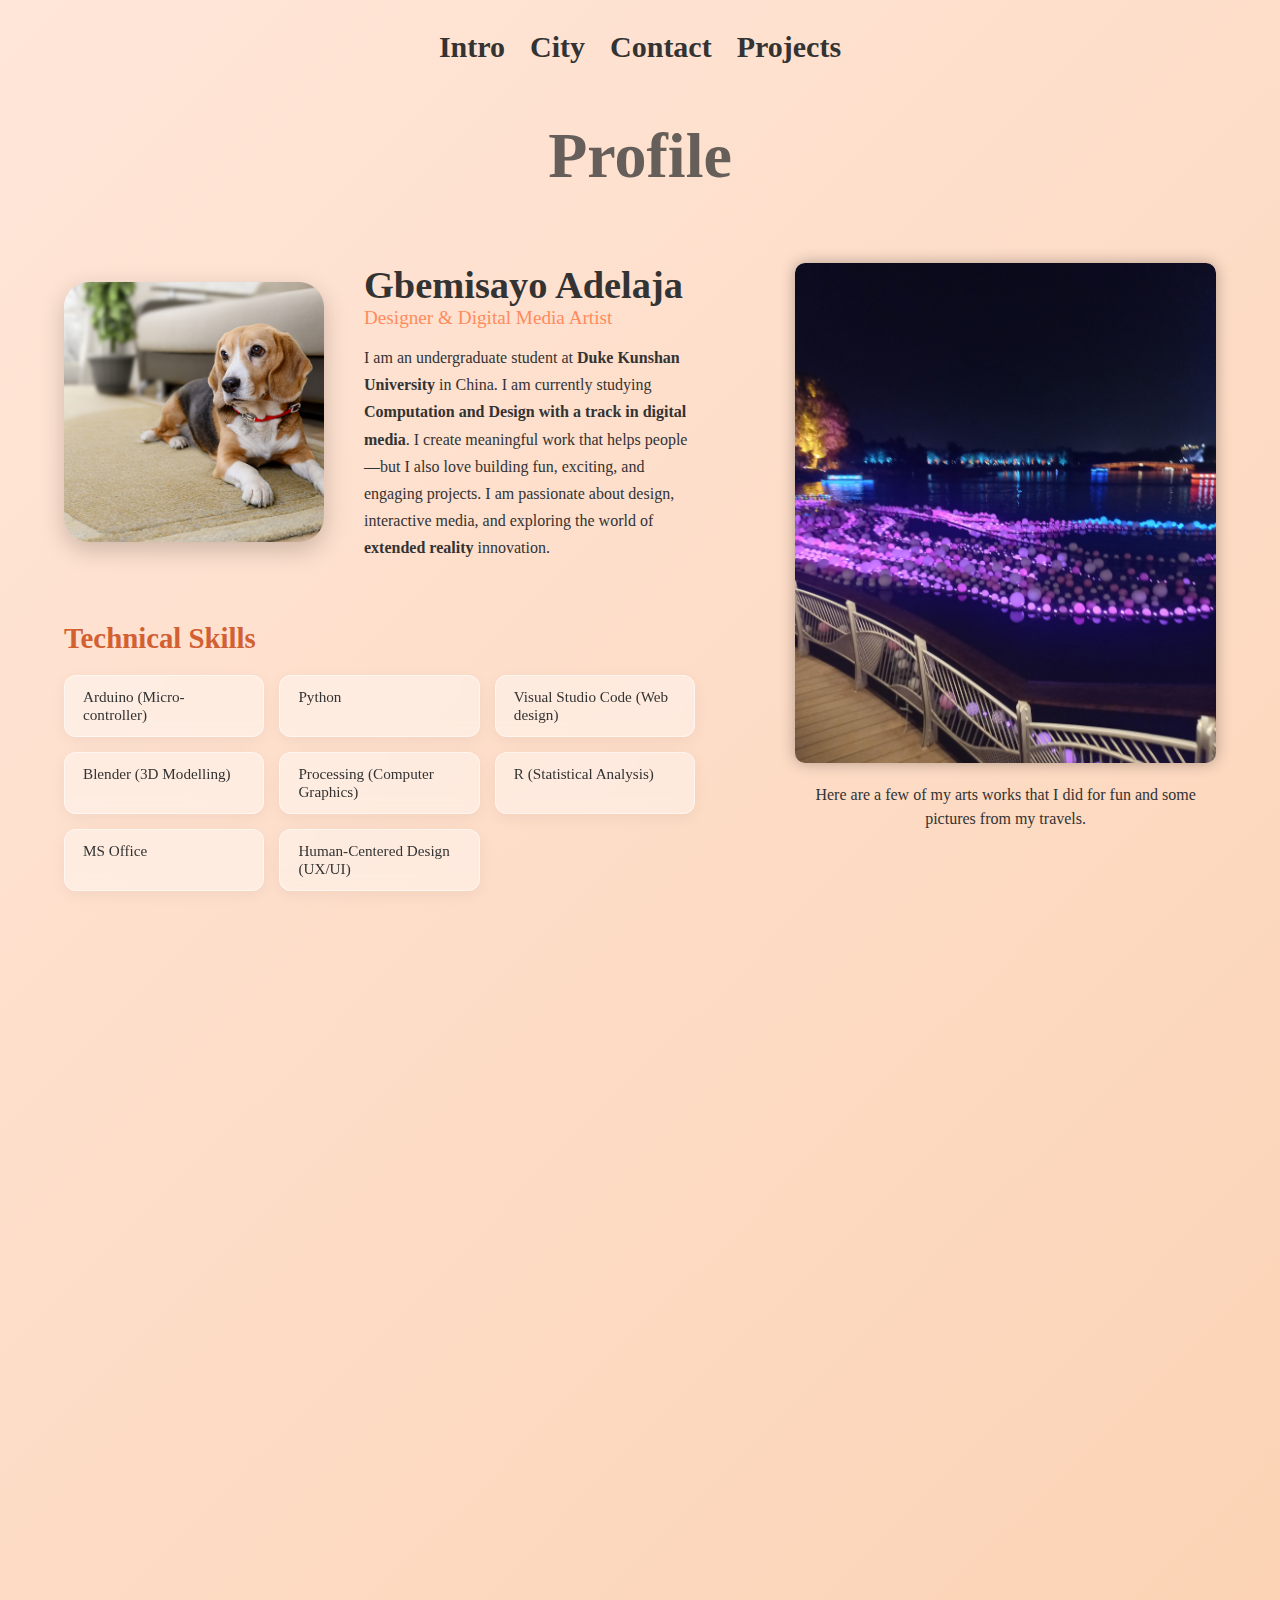
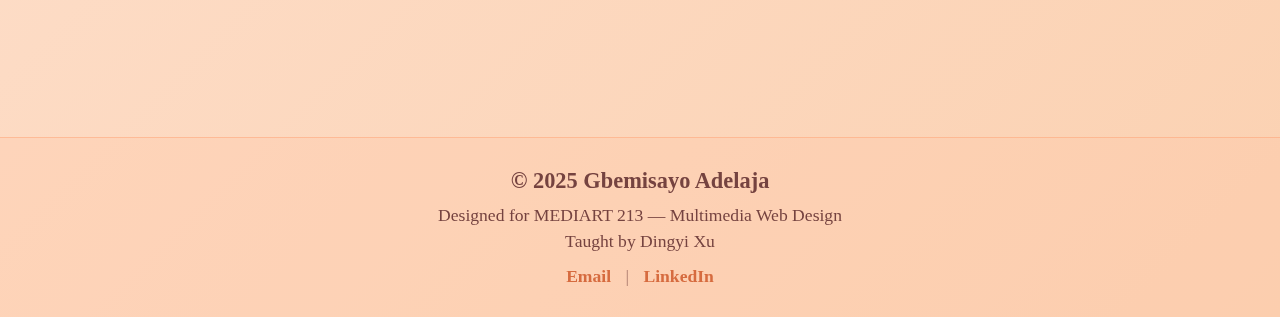
<file: about.html>
<!DOCTYPE html>
<html lang="en">
<head>
    <meta charset="UTF-8">
    <meta name="viewport" content="width=device-width, initial-scale=1.0">
    <title>Gbemisayo Portfolio About page </title>
    <link rel="stylesheet" href="about.css">
</head>
<body>

    <header class="header">
        <nav class="nav">
            <a href="landing.html">Intro</a>
            <a href="index.html">City</a>
            <a href="contact.html">Contact</a>

    <div class="dropdown">
         <button class="dropbtn">Projects</button>

    <div class="dropdown-content">
      <a href="buildingA.html">Arduino</a>
      <a href="buildingB.html">Processing</a>
      <a href="buildingC.html">Web Design </a>
      <a href="buildingD.html">Digital Design</a>
      <a href="buildingE.html">Blender</a>
      <a href="buildingF.html">Data Visualisation</a>
      
    </div>
  </div>

        </nav>
        <h1 class="page-title" data-parallax>Profile</h1>
    </header>

    <main class="container">
    <div class="left-side">
        <section class="intro fade-in">
            <img src="assets/dog1.jpg" class="profile-img" alt="My picture">
            <div class="intro-text">
                <h2>Gbemisayo Adelaja</h2>
                <p class="role">Designer & Digital Media Artist</p>
                <p class="bio">
                    I am an undergraduate student at <strong>Duke Kunshan University</strong> in China.
                    I am currently studying <strong>Computation and Design with a track in digital media</strong>. 
                    I create meaningful work that helps people—but I also love building fun, exciting, and engaging projects.  
                    I am passionate about design, interactive media, and exploring the world of <strong>extended reality</strong> innovation.
                </p>
            </div>
        </section>

        <section class="skills-section fade-in">
            <h3>Technical Skills</h3>
            <ul class="skill-grid">
                <li>Arduino (Micro-controller)</li>
                <li>Python</li>
                <li>Visual Studio Code (Web design)</li>
                <li>Blender (3D Modelling)</li>
                <li>Processing (Computer Graphics)</li>
                <li>R (Statistical Analysis)</li>
                <li>MS Office</li>
                <li>Human-Centered Design (UX/UI)</li>
            </ul>
        </section>

         <section class="skills-section fade-in">
                <h3>Soft Skills</h3>
                <ul class="skill-grid">
                    <li>Time Management</li>
                    <li>Detail Oriented</li>
                    <li>Collaboration</li>
                    <li>Creative Thinking</li>
                    <li>Critical Thinking</li>
                </ul>
            </section>

            <section class="skills-section fade-in">
                <h3>Interests</h3>
                <ul class="skill-grid">
                    <li>Sustainable Development Goals</li>
                    <li>Product Design</li>
                    <li>UX/UI</li>
                    <li>AR/VR Environments</li>
                    <li>Product Management</li>
                </ul>
            </section>

            <section class="skills-section fade-in">
                <h3>Hobbies</h3>
                <ul class="skill-grid">
                    <li>Painting</li>
                    <li>Drawing</li>
                    <li>Cooking</li>
                    <li>Photography</li>
                    <li>Watching Movies</li>
                    <li>Travelling/Exploring</li>
                </ul>
            </section>

    </div>

    <div class="right-side">
        <div class="carousel-container">
            <div class="carousel-track">
                <img src="assets/mine1.jpg" alt="Image 1">
                <img src="assets/mine2.jpg" alt="Image 2">
                <img src="assets/mine3.jpg" alt="Image 3">
                <img src="assets/mine4.jpg" alt="Image 4">
                
            </div>
        </div>
        <p class="carousel-text">
        Here are a few of my arts works that I did for fun and some pictures from my travels.
    </p>
    </div>
</main>

    <script src="about.js"></script>

</body>

 <footer class="footer">
    <div class="footer-content">
      <p class="footer-name">© 2025 Gbemisayo Adelaja</p>
      <p class="footer-course">Designed for MEDIART 213 — Multimedia Web Design  
      <br>Taught by Dingyi Xu</p>

      <div class="footer-links">
        <a href="mailto:collegegbemisayo1@gmail.com" target="_blank">Email</a>
        <span>|</span>
        <a href="https://www.linkedin.com/in/adelaja-gbemisayo-9aa2ba244" target="_blank">
          LinkedIn
        </a>
      </div>
    </div>
  </footer>
  
</html>
</file>
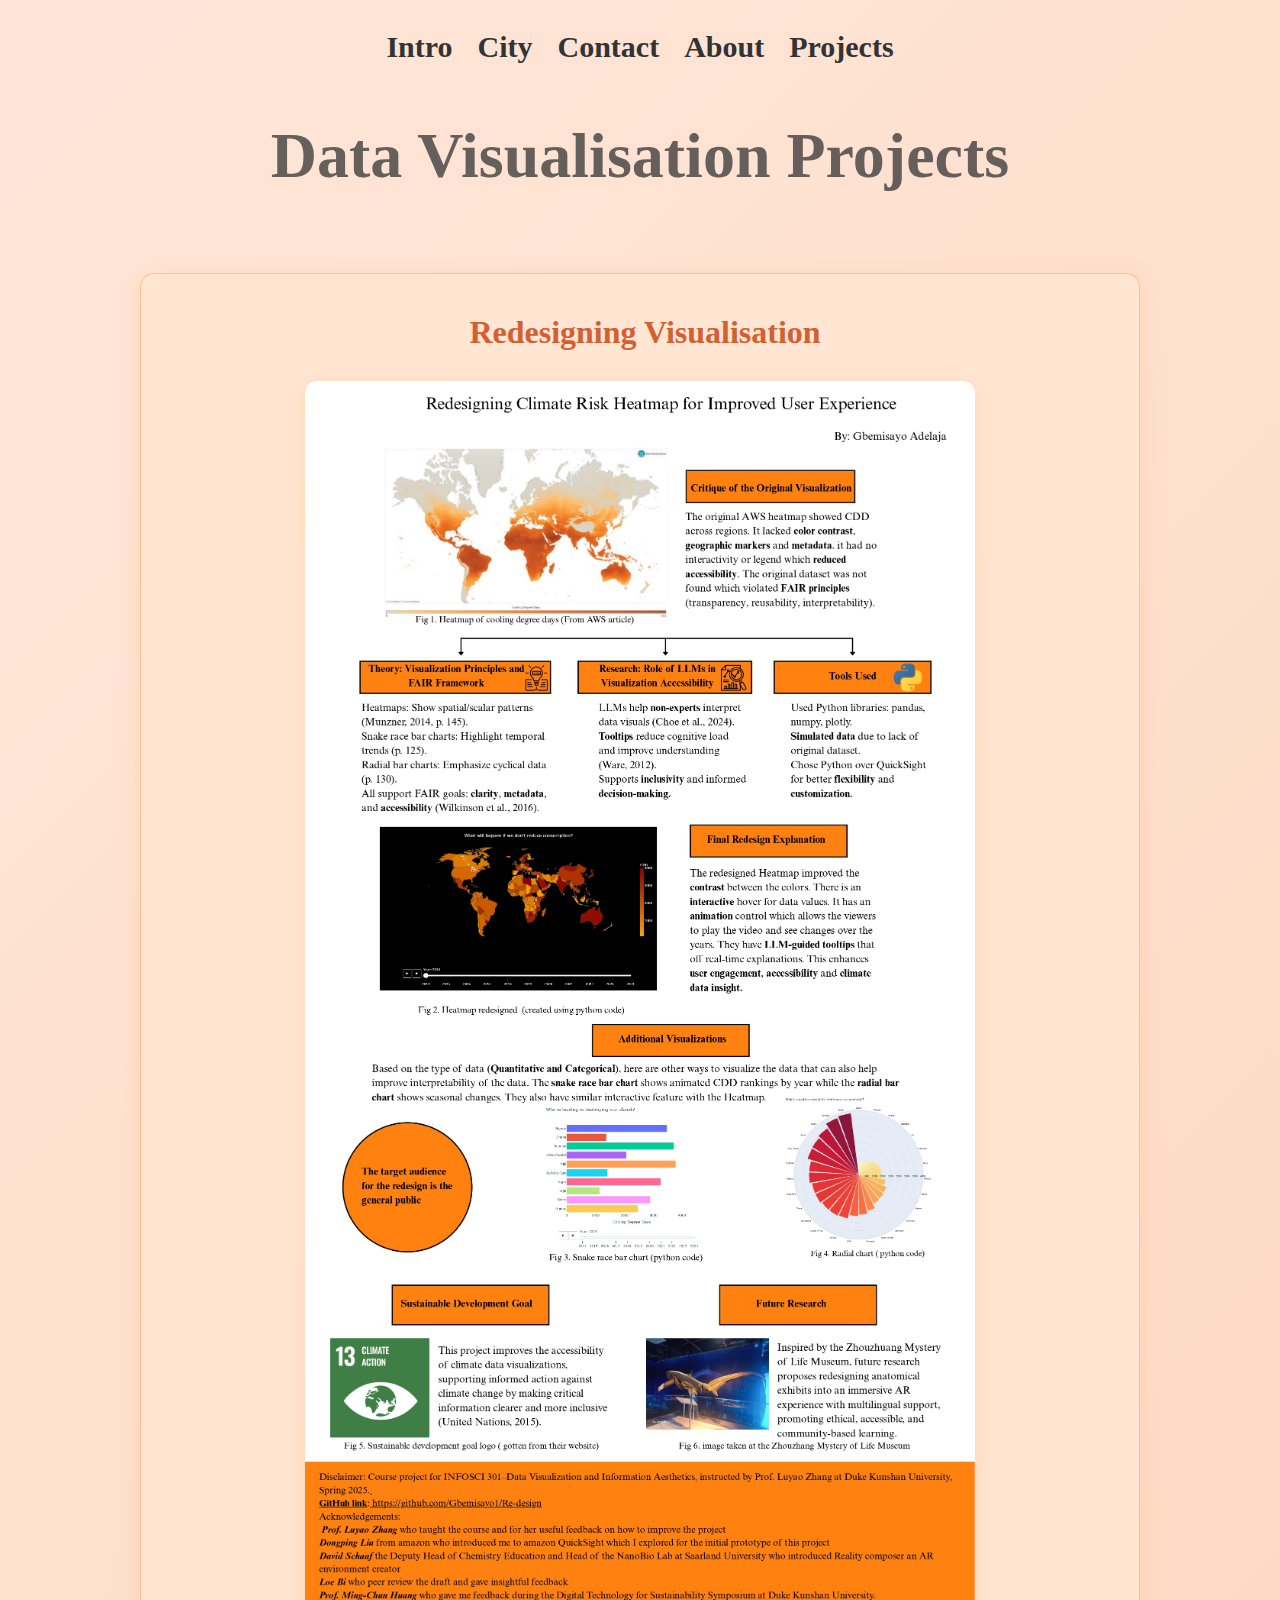
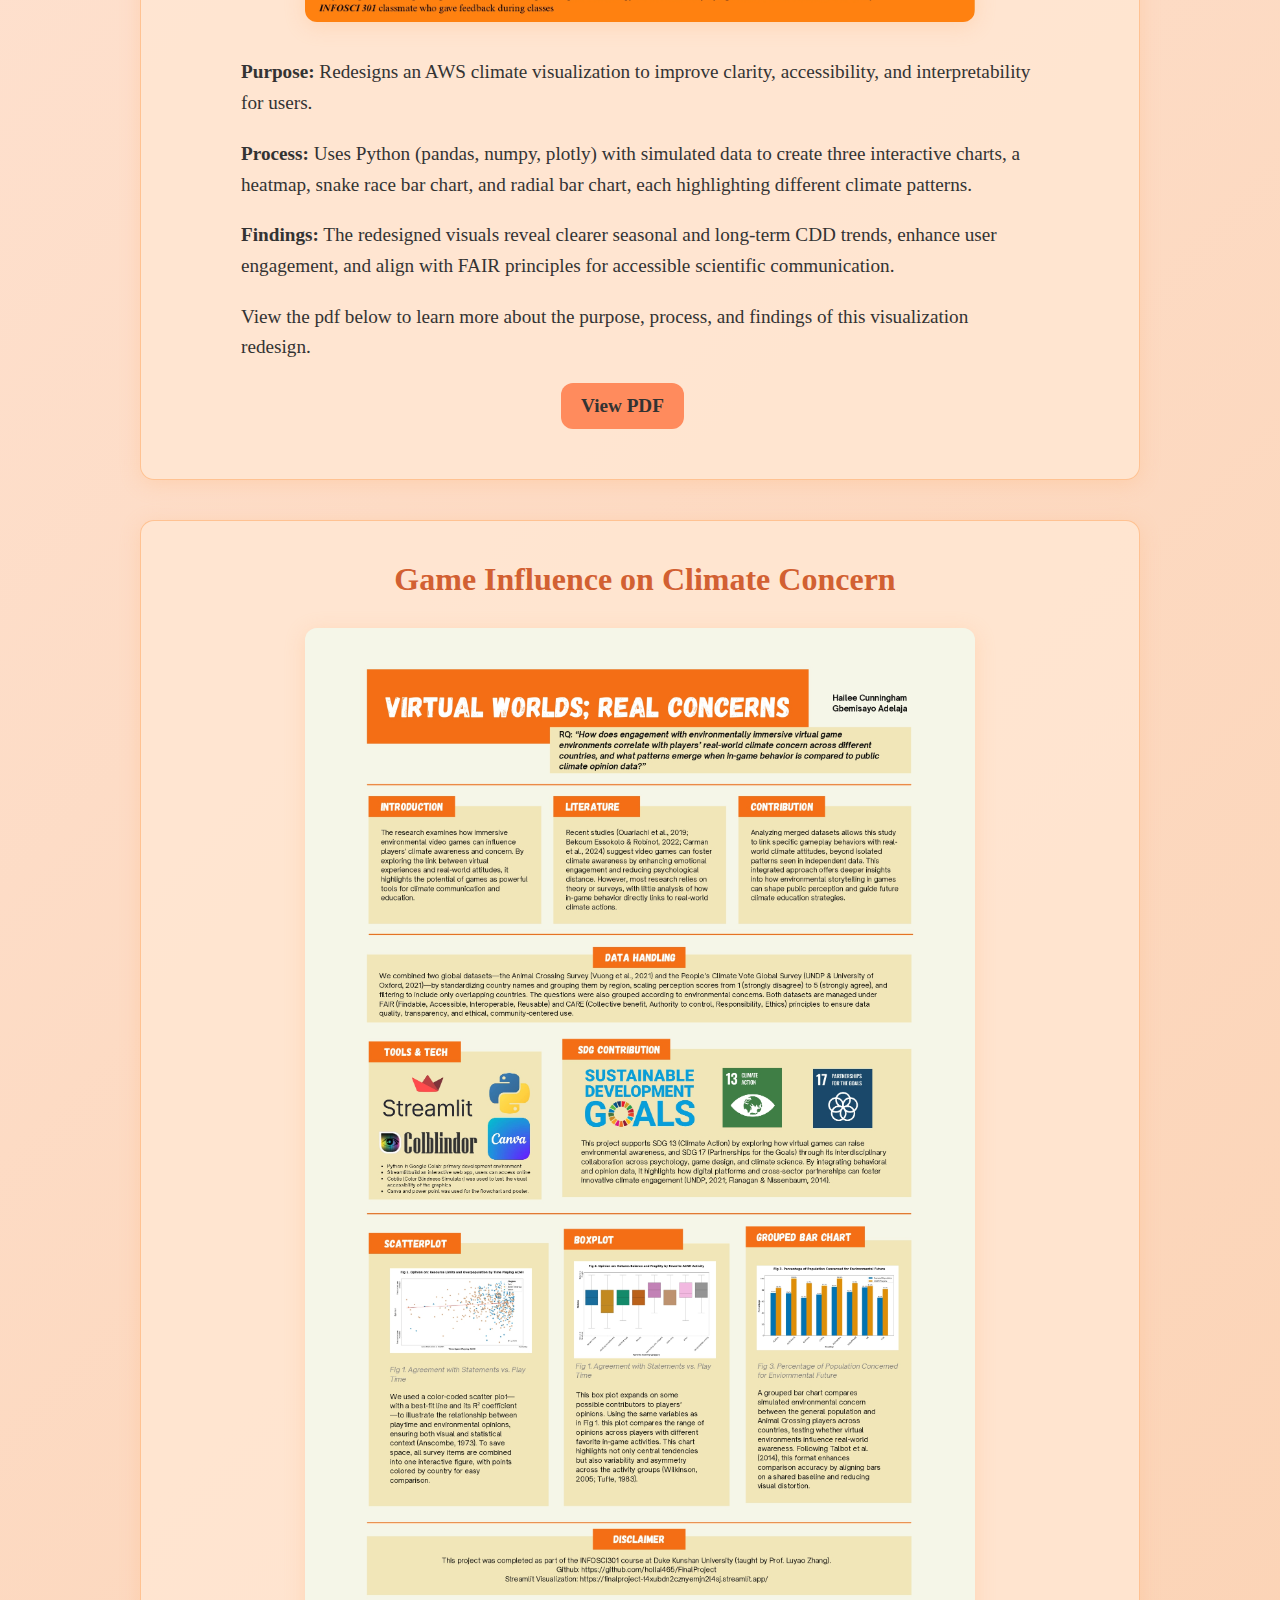
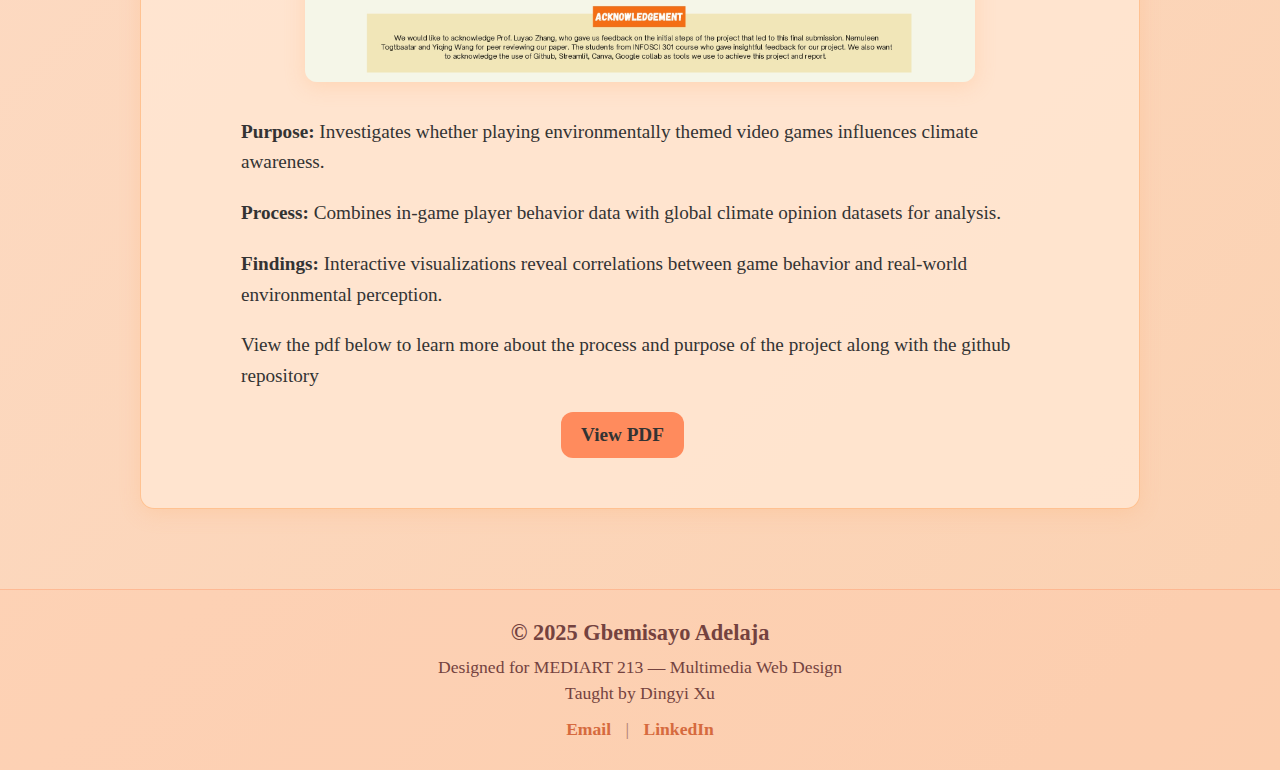
<file: buildingF.html>
<!DOCTYPE html>
<html lang="en">
<head>
  <meta charset="UTF-8">
  <meta name="viewport" content="width=device-width, initial-scale=1.0">
  <title>Gbemisayo Portfolio | Data Visualisation Projects</title>
  <link rel="stylesheet" href="building1.css">
</head>
<body>

  <header class="header">
    <nav class="nav">
      <a href="landing.html">Intro</a>
      <a href="index.html">City</a>
      <a href="contact.html">Contact</a>
      <a href="about.html">About</a>

      <div class="dropdown">
    <button class="dropbtn">Projects</button>

    <div class="dropdown-content">
      <a href="buildingA.html">Arduino</a>
      <a href="buildingB.html">Processing</a>
      <a href="buildingC.html">Web Design </a>
      <a href="buildingD.html">Digital Design</a>
      <a href="buildingE.html">Blender</a>
      <a href="buildingF.html">Data Visualisation</a>
      
    </div>
  </div>

    </nav>
    <h1 class="page-title">Data Visualisation Projects</h1>
  </header>

 
  <main class="docs-container">

    <div class="doc-card" data-file="assets/Data visualisation/301_Adelaja_Gbemisayo_report_final.pdf">
      <h2>Redesigning Visualisation</h2>

      <div class="doc-image">
        <img src="assets/Data visualisation/301_Adelaja_Gbemisayo_poster_final_page-0001.jpg" alt="data redesign img">
      </div>

      <div class="doc-content">
        <div class="doc-info">
          <p><strong>Purpose:</strong> Redesigns an AWS climate visualization to improve clarity, accessibility, and interpretability for users.</p>
          <p><strong>Process:</strong> Uses Python (pandas, numpy, plotly) with simulated data to create three interactive charts, a heatmap, snake race bar chart, and radial bar chart, each highlighting different climate patterns.</p>
          <p><strong>Findings:</strong> The redesigned visuals reveal clearer seasonal and long-term CDD trends, enhance user engagement, and align with FAIR principles for accessible scientific communication.</p>
          <p>View the pdf below to learn more about the purpose, process, and findings of this visualization redesign.</p>
          <button class="btn view-btn">View PDF</button>
        </div>
      </div>

      

    </div>

    <div class="doc-card" data-file="assets/Data visualisation/Final report.pdf">
      <h2>Game Influence on Climate Concern</h2>

      <div class="doc-image">
        <img src="assets/Data visualisation/Final poster.jpg" alt="data redesign img">
      </div>

      <div class="doc-content">
        <div class="doc-info">
          <p><strong>Purpose:</strong> Investigates whether playing environmentally themed video games influences climate awareness.</p>
          <p><strong>Process:</strong> Combines in-game player behavior data with global climate opinion datasets for analysis.</p>
          <p><strong>Findings:</strong> Interactive visualizations reveal correlations between game behavior and real-world environmental perception.</p>
          <p>View the pdf below to learn more about the process and purpose of the project along with the github repository</p>
          <button class="btn view-btn">View PDF</button>
        </div>
      </div>

       
    </div>

  </main>

  <div class="modal" id="fileModal">
    <div class="modal-content">
      <span class="close">&times;</span>
      <iframe src="" id="fileFrame"></iframe>
    </div>
  </div>

  <script src="building1.js"></script>
</body>

<footer class="footer">
    <div class="footer-content">
      <p class="footer-name">© 2025 Gbemisayo Adelaja</p>
      <p class="footer-course">Designed for MEDIART 213 — Multimedia Web Design  
      <br>Taught by Dingyi Xu</p>

      <div class="footer-links">
        <a href="mailto:collegegbemisayo1@gmail.com" target="_blank">Email</a>
        <span>|</span>
        <a href="https://www.linkedin.com/in/adelaja-gbemisayo-9aa2ba244" target="_blank">
          LinkedIn
        </a>
      </div>
    </div>
  </footer>
  
</html>
</file>
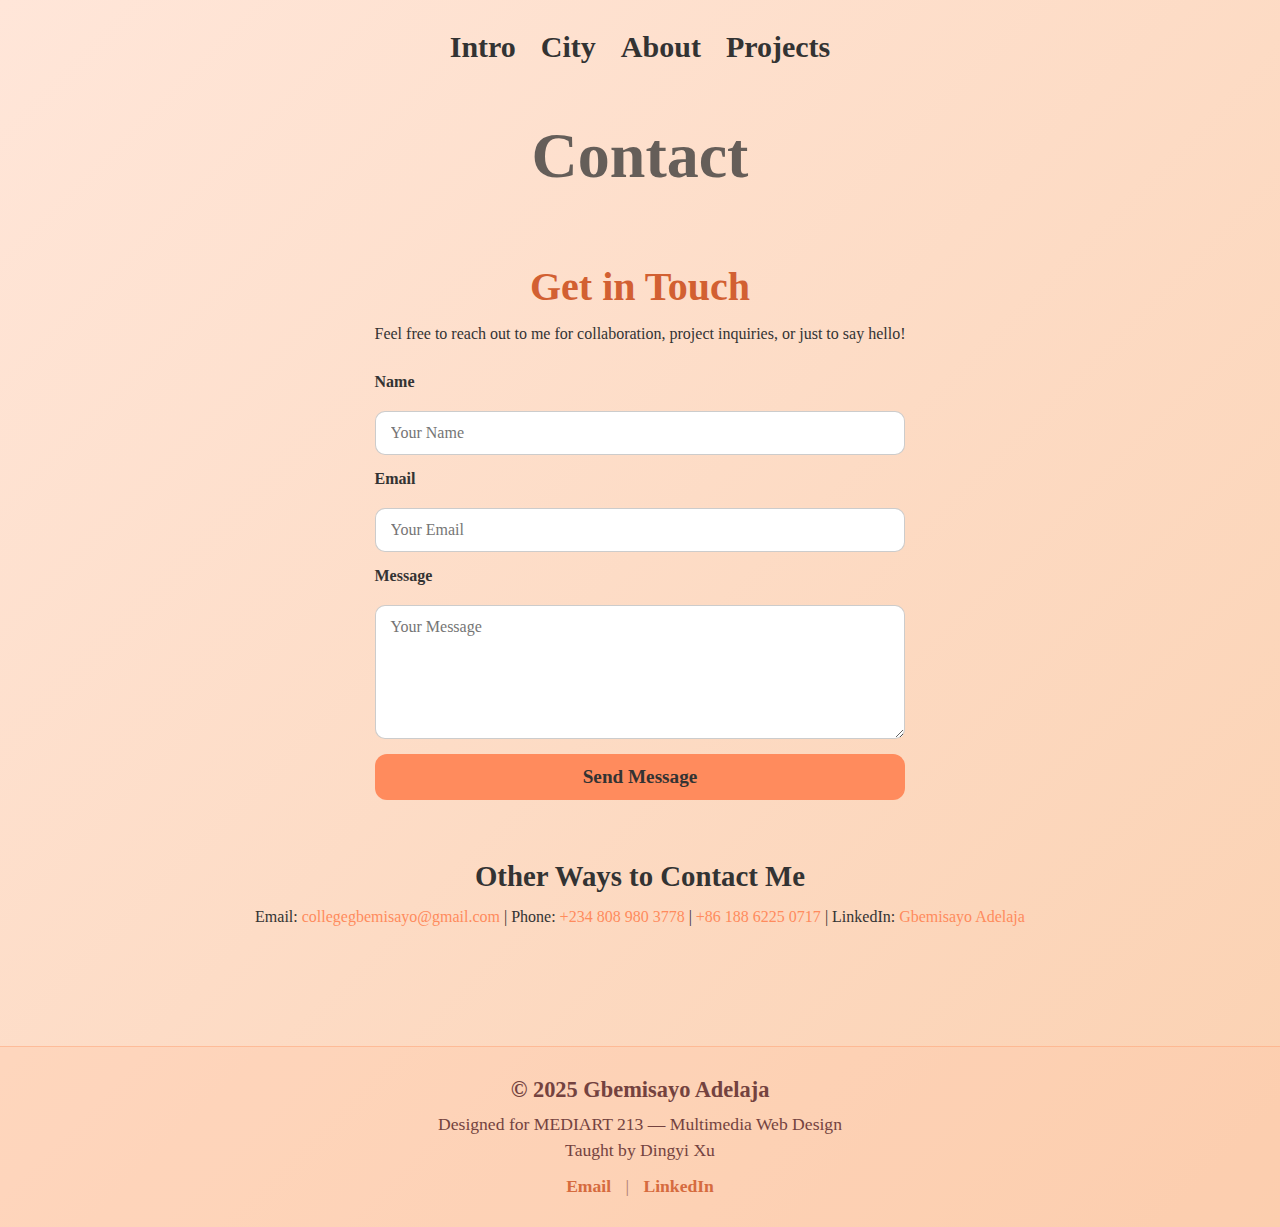
<file: contact.html>
<!DOCTYPE html>
<html lang="en">
<head>
    <meta charset="UTF-8">
    <meta name="viewport" content="width=device-width, initial-scale=1.0">
    <title>Gbemisayo Portfolio Contact page</title>
    <link rel="stylesheet" href="contact.css">
</head>
<body>

    <header class="header">
        <nav class="nav">
            <a href="landing.html">Intro</a>
            <a href="index.html">City</a>
            <a href="about.html">About</a>

            <div class="dropdown">
         <button class="dropbtn">Projects</button>

    <div class="dropdown-content">
      <a href="buildingA.html">Arduino</a>
      <a href="buildingB.html">Processing</a>
      <a href="buildingC.html">Web Design </a>
      <a href="buildingD.html">Digital Design</a>
      <a href="buildingE.html">Blender</a>
      <a href="buildingF.html">Data Visualisation</a>
      
    </div>
  </div>
        </nav>
        <h1 class="page-title" data-parallax>Contact</h1>
    </header>

    <main class="container">
        <section class="contact-form-section">
            <h2>Get in Touch</h2>
            <p>Feel free to reach out to me for collaboration, project inquiries, or just to say hello!</p>

            <form class="contact-form" action="mailto:collegegbemisayo1@gmail.com" method="POST" enctype="text/plain">
                <label for="name">Name</label>
                <input type="text" id="name" name="name" placeholder="Your Name" required>

                <label for="email">Email</label>
                <input type="email" id="email" name="email" placeholder="Your Email" required>

                <label for="message">Message</label>
                <textarea id="message" name="message" rows="6" placeholder="Your Message" required></textarea>

                <button type="submit">Send Message</button>
            </form>
        </section>

        <section class="contact-info">
            <h3>Other Ways to Contact Me</h3>
            <p>Email: <a href="mailto:collegegbemisayo1@gmail.com">collegegbemisayo@gmail.com</a> |
               Phone: <a href="tel:+2348089803778">+234 808 980 3778</a> | <a href="tel:+8618862250717">+86 188 6225 0717</a> |
               LinkedIn: <a href="https://www.linkedin.com/in/adelaja-gbemisayo-9aa2ba244" target="_blank">Gbemisayo Adelaja</a></p>
        </section>
    </main>
    <script src="contact.js"></script>

</body>

 <footer class="footer">
    <div class="footer-content">
      <p class="footer-name">© 2025 Gbemisayo Adelaja</p>
      <p class="footer-course">Designed for MEDIART 213 — Multimedia Web Design  
      <br>Taught by Dingyi Xu</p>

      <div class="footer-links">
        <a href="mailto:collegegbemisayo1@gmail.com" target="_blank">Email</a>
        <span>|</span>
        <a href="https://www.linkedin.com/in/adelaja-gbemisayo-9aa2ba244" target="_blank">
          LinkedIn
        </a>
      </div>
    </div>
  </footer>
  
</html>
</file>
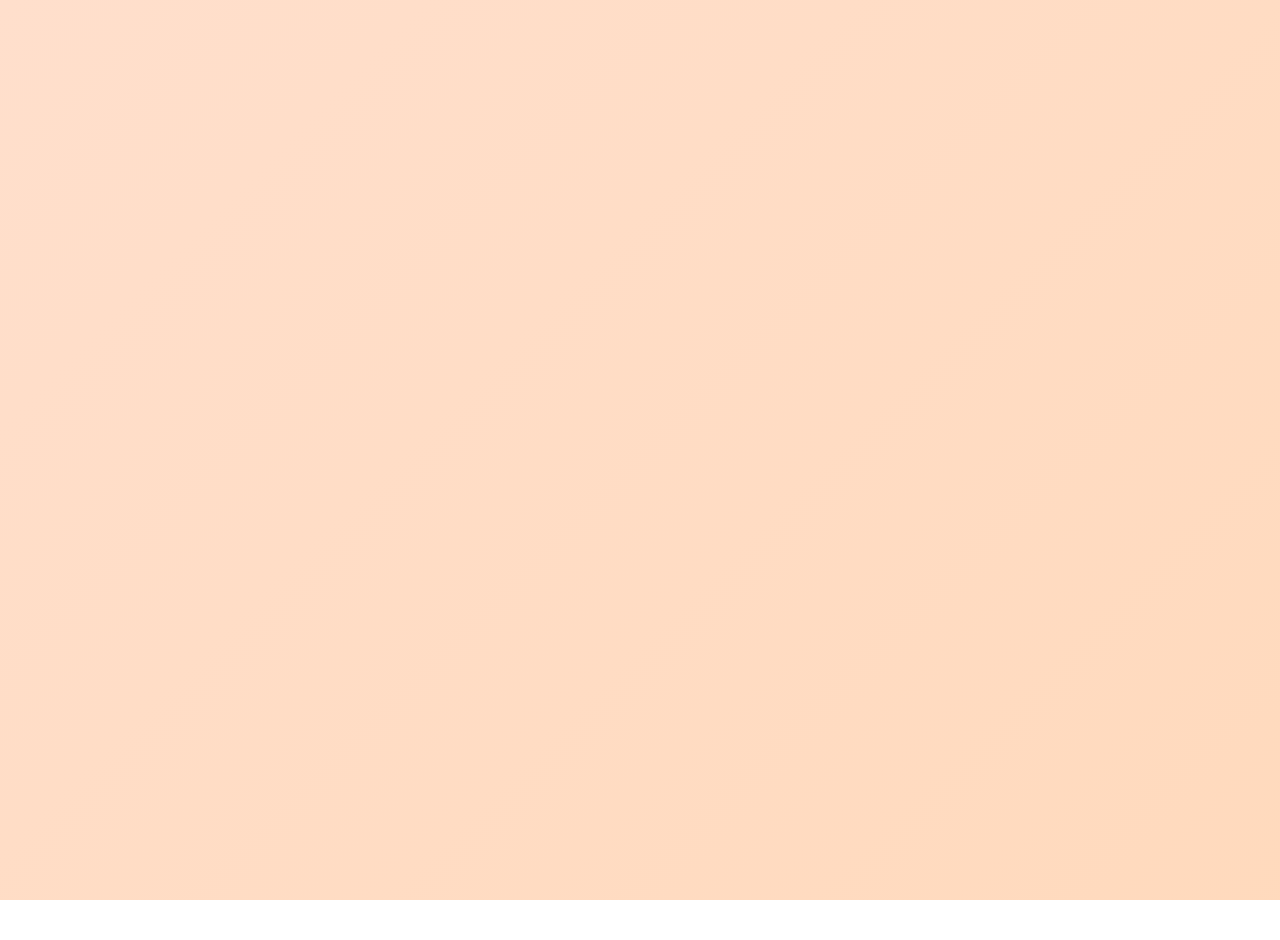
<file: landing.html>
<!DOCTYPE html>
<html lang="en">
<head>
  <meta charset="UTF-8">
  <meta name="viewport" content="width=device-width, initial-scale=1.0">
  <title>Gbemisayo portfolio welcome page</title>
  <link rel="stylesheet" href="landing.css">
</head>

<body>
  <main>
    <div class="overlay"></div>

    <div class="text typewriter">
      <h1>
        <span>Hello there,</span>
        <span>My name is Gbemisayo Adelaja, and I love designing meaningful, intuitive digital experiences.</span>
        <span>With a background in Computation and Design, I enjoy blending creativity with technology to tell stories in new ways.</span>
        <span>This portfolio is a glimpse into my work and the ideas that inspire me.</span>
        <span>When you're ready, drive in and explore what I have created.</span>
      </h1>

      <a href="index.html"><button id="btn">Drive in</button></a>
    </div>

    <div id="scene-container" style="position: fixed; top: 0; left: 0; width: 100%; height: 100%; z-index: 0;"></div>
  </main>

  <script type="module" src="landing.js"></script>
</body>
</html>
</file>
<file: about.css>
* {
    margin: 0;
    padding: 0;
    box-sizing: border-box;
}

body {
    font-family: Georgia, 'Times New Roman', serif;
    background: linear-gradient(135deg, #ffe6d9, #fbd1b1);
    color: #333;
    overflow-x: hidden;
}

.header {
  padding: 30px 5%;
  display: flex;
  flex-direction: column;
  align-items: center;
  gap: 15px;
}

.nav {
  display: flex;
  gap: 25px;
  font-size: 30px;
}

.nav a {
  text-decoration: none;
  color: #333;
  font-weight: bold;
  position: relative;
}

.nav a::after {
  content: "";
  width: 0;
  height: 2px;
  background: #ff8b5d;
  position: absolute;
  bottom: -3px;
  left: 0;
  transition: 0.3s;
}

.nav a:hover::after {
  width: 100%;
}

.page-title {
  margin-top: 40px;
  font-size: 4rem;
  text-align: center;
  opacity: 0.75;
}

.container {
    display: flex;
    gap: 40px;
    width: 90%;
    max-width: 1400px;
    margin: auto;
    padding: 40px 0;
}


.left-side {
    flex: 1.5;
}

.right-side {
    flex: 1;
    display: flex;
    flex-direction: column;
    justify-content: flex-start;
    align-items: center;
    position: relative;
    padding-left: 60px;
}

.intro {
    display: flex;
    gap: 40px;
    align-items: center;
    margin-bottom: 60px;
}

.profile-img {
    width: 260px;
    height: 260px;
    object-fit: cover;
    border-radius: 25px;
    box-shadow: 0 8px 25px rgba(0,0,0,0.2);
}

.intro-text h2 {
    font-size: 2.4rem;
}

.role {
    color: #ff8b5d;
    font-size: 1.2rem;
    margin-bottom: 15px;
}

.bio {
    margin-top: 10px;
    line-height: 1.7;
    max-width: 500px;
}

.skills-section {
    margin-bottom: 60px;
}

.skills-section h3 {
    font-size: 1.8rem;
    margin-bottom: 20px;
    color: #d26032;
}

.skill-grid {
    display: grid;
    grid-template-columns: repeat(auto-fit, minmax(180px, 1fr));
    gap: 15px;
    list-style: none;
}

.skill-grid li {
    background: rgba(255, 255, 255, 0.4);
    padding: 12px 18px;
    border-radius: 12px;
    backdrop-filter: blur(8px);
    font-size: 0.95rem;
    border: 1px solid rgba(255, 255, 255, 0.5);
    box-shadow: 0 4px 15px rgba(0,0,0,0.05);
    transition: transform 0.3s ease, box-shadow 0.3s ease;
}

.skill-grid li:hover {
    transform: scale(1.05);
    box-shadow: 0 4px 15px rgba(0,0,0,0.4);
}

.fade-in {
    opacity: 0;
    transform: translateY(40px);
    transition: all 1s ease;
}

.fade-in.visible {
    opacity: 1;
    transform: translateY(0);
}

@media (max-width: 1000px) {
    .container {
        flex-direction: column;
    }
    .right-side {
        width: 100%;
        order: -1; 
        margin-bottom: 30px;
    }
}

.spark {
    position: fixed;
    width: 24px;
    height: 24px;
    clip-path: polygon(
        50% 0%, 61% 35%, 98% 35%, 
        68% 57%, 79% 91%, 50% 70%, 
        21% 91%, 32% 57%, 2% 35%, 
        39% 35%
    ); 
    border-radius: 0;
    pointer-events: none;
    opacity: 1;
    transform: translate(-50%, -50%);
    animation: spark-move 0.6s ease-out forwards;
}

@keyframes spark-move {
    0% {
        opacity: 1;
        transform: translate(0, 0) scale(1);
    }
    80% {
        opacity: 1;
        transform: translate(var(--dx), var(--dy)) scale(0.6);
    }
    100% {
        opacity: 0;
        transform: translate(var(--dx), var(--dy)) scale(0.2);
    }
}

.carousel-container {
    width: 100%;
    max-width: 3500px;
    height: 500px; 
    overflow: hidden;
    border-radius: 10px;
    box-shadow: 0 0 15px rgba(0,0,0,0.3);
    background: rgba(255, 255, 255, 0.05);
    position: sticky;
    top: 20px;

}

.carousel-track {
    display: flex;
    flex-direction: column;
    gap: 10px;
    animation: scroll-carousel 15s linear infinite;
}

.carousel-track img {
    width: 100%;
    border-radius: 8px;
    object-fit: cover;
    transition: transform 0.3s ease, box-shadow 0.3s ease;
}

.carousel-track img:hover {
    transform: scale(1.05);
    box-shadow: 0 4px 15px rgba(0,0,0,0.4);
}

@keyframes scroll-carousel {
    0% { transform: translateY(0); }
    50% { transform: translateY(-50%); }
    100% { transform: translateY(0); }
}

.right-side .carousel-text {
    margin-top: 20px; 
    text-align: center;
    font-size: 1rem;
    color: #333;
    line-height: 1.5;
    max-width: 3000px; 
}

.dropdown {
  position: relative;
  display: inline-block;
}

.dropbtn {
  background: none;
  border: none;
  font-size: 30px;
  font-weight: bold;
  font-family: inherit;
  color: #333;
  cursor: pointer;
  padding: 0;
  position: relative;
}

.dropbtn::after {
  content: "";
  width: 0;
  height: 2px;
  background: #ff8b5d;
  position: absolute;
  left: 0;
  bottom: -3px;
  transition: 0.3s;
}

.dropbtn:hover::after {
  width: 100%;
}

.dropdown-content {
  display: none;
  position: absolute;
  background: rgba(255,255,255,0.9);
  backdrop-filter: blur(4px);
  min-width: 230px;
  border-radius: 10px;
  box-shadow: 0 8px 25px rgba(0,0,0,0.15);
  margin-top: 10px;
  padding: 10px 0;
  z-index: 10;
}

.dropdown-content a {
  display: block;
  padding: 12px 20px;
  text-decoration: none;
  color: #333;
  font-size: 1rem;
  transition: 0.2s;
}

.dropdown-content a:hover {
  background: rgba(255, 139, 93, 0.25);
  padding-left: 28px;
}

.dropdown:hover .dropdown-content {
  display: block;
}

.dropdown-content.show {
  display: block;
}

.footer {
  width: 100%;
  background: rgba(255, 200, 170, 0.35);
  border-top: 1px solid rgba(255, 150, 100, 0.4);
  padding: 30px 0;
  margin-top: 80px;
  text-align: center;
}

.footer-content {
  font-family: Georgia, 'Times New Roman', serif;
  color: #633;
  opacity: 0.9;
}

.footer-name {
  font-size: 1.4rem;
  font-weight: bold;
  margin-bottom: 8px;
}

.footer-course {
  font-size: 1.1rem;
  margin-bottom: 12px;
  line-height: 1.5;
}

.footer-links {
  margin-top: 10px;
  font-size: 1.1rem;
}

.footer-links a {
  text-decoration: none;
  color: #d26032;
  font-weight: bold;
  transition: 0.3s;
}

.footer-links a:hover {
  color: #ff8b5d;
}

.footer-links span {
  margin: 0 10px;
  opacity: 0.6;
}
</file>
<file: building1.css>
* {
  margin: 0;
  padding: 0;
  box-sizing: border-box;
}

body {
  font-family: Georgia, 'Times New Roman', serif;
  background: linear-gradient(135deg, #ffe6d9, #fbd1b1);
  color: #333;
  overflow-x: hidden;
}

.header {
  padding: 30px 5%;
  display: flex;
  flex-direction: column;
  align-items: center;
  gap: 15px;
}

.nav {
  display: flex;
  gap: 25px;
  font-size: 30px;
}

.nav a {
  text-decoration: none;
  color: #333;
  font-weight: bold;
  position: relative;
}

.nav a::after {
  content: "";
  width: 0;
  height: 2px;
  background: #ff8b5d;
  position: absolute;
  bottom: -3px;
  left: 0;
  transition: 0.3s;
}

.nav a:hover::after {
  width: 100%;
}

.page-title {
  margin-top: 40px;
  font-size: 4rem;
  text-align: center;
  opacity: 0.75;
}

.docs-container {
  width: 85%;
  max-width: 1000px;
  margin: 50px auto;
  display: flex;
  flex-direction: column;
  gap: 40px;
}

.doc-card {
  background: rgba(255, 230, 210, 0.85);
  border: 1px solid rgba(255, 180, 120, 0.7);
  border-radius: 14px;
  padding: 20px;
  box-shadow: 0 4px 20px rgba(255,180,120,0.3);
  transition: transform 0.3s ease, box-shadow 0.3s ease;
}

.doc-card:hover {
  transform: translateY(-5px);
  box-shadow: 0 10px 30px rgba(255,180,120,0.5);
}

.doc-card h2 {
  font-size: 2rem;
  color: #d26032;
  margin-bottom: 30px;
  margin-top: 20px;
  margin-left: 10px;
  text-align: center;
}

.doc-content {
  display: flex;
  align-items: center;
  gap: 20px;
}

.doc-info p {
  font-size: 1.2rem;
  line-height: 1.6;
  margin-bottom: 20px;
  margin-left: 80px;
  margin-right: 80px;
  margin-top: 20px;
}


.btn {
    padding: 12px 20px;
    background: #ff8b5d;
    color: #333;;
    font-size: 1.2rem;
    font-family: Georgia, 'Times New Roman', Times, serif;
    font-weight: bold;
    border: none;
    border-radius: 12px;
    cursor: pointer;
    transition: background 0.3s ease;
    margin-bottom: 30px;
    margin-left: 400px;
}

.btn:hover {
  background: #d26032;
  color: #fff;
}

.modal {
  display: none; 
  position: fixed;
  top: 0;
  left: 0;
  width: 100%;
  height: 100%;
  background: rgba(0,0,0,0.6);
  z-index: 9999;
  justify-content: center;
  align-items: center;
}

.modal-content {
  position: relative;
  width: 90%;
  max-width: 900px;
  height: 80%;
  background: #fff;
  border-radius: 14px;
  overflow: hidden;
  display: flex;
  flex-direction: column;
}

.modal-content iframe {
  width: 100%;
  height: 100%;
  border: none;
}

.modal-content .close {
  position: absolute;
  top: 10px;
  right: 15px;
  font-size: 2rem;
  cursor: pointer;
  z-index: 10;
  color: #d26032;
}

@media (max-width: 800px) {
  .doc-content {
    flex-direction: column;
    text-align: center;
  }
  .doc-icon {
    font-size: 4rem;
  }
}

.doc-image {
  display: flex;
  justify-content: center;
  margin: 15px 0;
}

.doc-image img {
  max-width: 70%;       
  height: auto;
  border-radius: 12px;
  box-shadow: 0 4px 20px rgba(255,180,120,0.3);
}

.dropdown {
  position: relative;
  display: inline-block;
}

.dropbtn {
  background: none;
  border: none;
  font-size: 30px;
  font-weight: bold;
  font-family: inherit;
  color: #333;
  cursor: pointer;
  padding: 0;
  position: relative;
}

.dropbtn::after {
  content: "";
  width: 0;
  height: 2px;
  background: #ff8b5d;
  position: absolute;
  left: 0;
  bottom: -3px;
  transition: 0.3s;
}

.dropbtn:hover::after {
  width: 100%;
}

.dropdown-content {
  display: none;
  position: absolute;
  background: rgba(255,255,255,0.9);
  backdrop-filter: blur(4px);
  min-width: 230px;
  border-radius: 10px;
  box-shadow: 0 8px 25px rgba(0,0,0,0.15);
  margin-top: 10px;
  padding: 10px 0;
  z-index: 10;
}

.dropdown-content a {
  display: block;
  padding: 12px 20px;
  text-decoration: none;
  color: #333;
  font-size: 1rem;
  transition: 0.2s;
}

.dropdown-content a:hover {
  background: rgba(255, 139, 93, 0.25);
  padding-left: 28px;
}

.dropdown:hover .dropdown-content {
  display: block;
}

.dropdown-content.show {
  display: block;
}

.project-video {
  grid-column: 1 / -1;
  width: 100%;
  display: flex;
  justify-content: center;
  align-items: center;
  margin-top: 30px;
}

.project-video video {
  width: 70%;         
  max-width: 800px;   
  border-radius: 14px;
  box-shadow: 0 4px 25px rgba(0,0,0,0.2);
  margin-bottom: 40px;

}

.footer {
  width: 100%;
  background: rgba(255, 200, 170, 0.35);
  border-top: 1px solid rgba(255, 150, 100, 0.4);
  padding: 30px 0;
  margin-top: 80px;
  text-align: center;
}

.footer-content {
  font-family: Georgia, 'Times New Roman', serif;
  color: #633;
  opacity: 0.9;
}

.footer-name {
  font-size: 1.4rem;
  font-weight: bold;
  margin-bottom: 8px;
}

.footer-course {
  font-size: 1.1rem;
  margin-bottom: 12px;
  line-height: 1.5;
}

.footer-links {
  margin-top: 10px;
  font-size: 1.1rem;
}

.footer-links a {
  text-decoration: none;
  color: #d26032;
  font-weight: bold;
  transition: 0.3s;
}

.footer-links a:hover {
  color: #ff8b5d;
}

.footer-links span {
  margin: 0 10px;
  opacity: 0.6;
}
</file>
<file: contact.css>
* {
    margin: 0;
    padding: 0;
    box-sizing: border-box;
}

body {
    font-family: Georgia, 'Times New Roman', serif;
    background: linear-gradient(135deg, #ffe6d9, #fbd1b1);
    color: #333;
    overflow-x: hidden;  
}

.header {
  padding: 30px 5%;
  display: flex;
  flex-direction: column;
  align-items: center;
  gap: 15px;
}

.nav {
  display: flex;
  gap: 25px;
  font-size: 30px;
}

.nav a {
  text-decoration: none;
  color: #333;
  font-weight: bold;
  position: relative;
}

.nav a::after {
  content: "";
  width: 0;
  height: 2px;
  background: #ff8b5d;
  position: absolute;
  bottom: -3px;
  left: 0;
  transition: 0.3s;
}

.nav a:hover::after {
  width: 100%;
}

.page-title {
  margin-top: 40px;
  font-size: 4rem;
  text-align: center;
  opacity: 0.75;
}

.container {
    display: flex;
    flex-direction: column;
    align-items: center;
    gap: 60px;
    width: 90%;
    max-width: 800px;
    margin: auto;
    padding: 40px 0;
}

.contact-form-section h2 {
    font-size: 2.5rem;
    margin-bottom: 15px;
    text-align: center;
    color: #d26032;
}

.contact-form-section p {
    text-align: center;
    margin-bottom: 30px;
    font-size: 1rem;
}

.contact-form {
    display: flex;
    flex-direction: column;
    gap: 15px;
    width: 100%;
}

.contact-form label {
    font-weight: bold;
    margin-bottom: 5px;
}

.contact-form input,
.contact-form textarea {
    padding: 12px 15px;
    border: 1px solid rgba(0,0,0,0.2);
    border-radius: 10px;
    font-size: 1rem;
    outline: none;
    transition: all 0.3s ease;
    font-family: Georgia, 'Times New Roman', Times, serif;
}

.contact-form input:focus,
.contact-form textarea:focus {
    border-color: #ff8b5d;
    box-shadow: 0 0 10px rgba(255,139,93,0.3);
}

.contact-form button {
    padding: 12px 20px;
    background: #ff8b5d;
    color: #333;;
    font-size: 1.2rem;
    font-family: Georgia, 'Times New Roman', Times, serif;
    font-weight: bold;
    border: none;
    border-radius: 12px;
    cursor: pointer;
    transition: background 0.3s ease;
}

.contact-form button:hover {
    background: #d26032;
}

.contact-info {
    text-align: center;
}

.contact-info h3 {
    font-size: 1.8rem;
    margin-bottom: 15px;
}

.contact-info a {
    color: #ff8b5d;
    text-decoration: none;
}

.contact-info a:hover {
    text-decoration: underline;
}

@media (max-width: 600px) {
    .nav {
        font-size: 28px;
    }
    .page-title {
        font-size: 3rem;
    }
}

.spark {
    position: fixed;
    width: 24px;
    height: 24px;
    clip-path: polygon(
        50% 0%, 61% 35%, 98% 35%, 
        68% 57%, 79% 91%, 50% 70%, 
        21% 91%, 32% 57%, 2% 35%, 
        39% 35%
    );
    border-radius: 0;
    pointer-events: none;
    opacity: 1;
    transform: translate(-50%, -50%);
    animation: spark-move 0.6s ease-out forwards;
}

@keyframes spark-move {
    0% {
        opacity: 1;
        transform: translate(0, 0) scale(1);
    }
    80% {
        opacity: 1;
        transform: translate(var(--dx), var(--dy)) scale(0.6);
    }
    100% {
        opacity: 0;
        transform: translate(var(--dx), var(--dy)) scale(0.2);
    }
}

.dropdown {
  position: relative;
  display: inline-block;
}

.dropbtn {
  background: none;
  border: none;
  font-size: 30px;
  font-weight: bold;
  font-family: inherit;
  color: #333;
  cursor: pointer;
  padding: 0;
  position: relative;
}

.dropbtn::after {
  content: "";
  width: 0;
  height: 2px;
  background: #ff8b5d;
  position: absolute;
  left: 0;
  bottom: -3px;
  transition: 0.3s;
}

.dropbtn:hover::after {
  width: 100%;
}

.dropdown-content {
  display: none;
  position: absolute;
  background: rgba(255,255,255,0.9);
  backdrop-filter: blur(4px);
  min-width: 230px;
  border-radius: 10px;
  box-shadow: 0 8px 25px rgba(0,0,0,0.15);
  margin-top: 10px;
  padding: 10px 0;
  z-index: 10;
}

.dropdown-content a {
  display: block;
  padding: 12px 20px;
  text-decoration: none;
  color: #333;
  font-size: 1rem;
  transition: 0.2s;
}

.dropdown-content a:hover {
  background: rgba(255, 139, 93, 0.25);
  padding-left: 28px;
}

.dropdown:hover .dropdown-content {
  display: block;
}

.dropdown-content.show {
  display: block;
}

.footer {
  width: 100%;
  background: rgba(255, 200, 170, 0.35);
  border-top: 1px solid rgba(255, 150, 100, 0.4);
  padding: 30px 0;
  margin-top: 80px;
  text-align: center;
}

.footer-content {
  font-family: Georgia, 'Times New Roman', serif;
  color: #633;
  opacity: 0.9;
}

.footer-name {
  font-size: 1.4rem;
  font-weight: bold;
  margin-bottom: 8px;
}

.footer-course {
  font-size: 1.1rem;
  margin-bottom: 12px;
  line-height: 1.5;
}

.footer-links {
  margin-top: 10px;
  font-size: 1.1rem;
}

.footer-links a {
  text-decoration: none;
  color: #d26032;
  font-weight: bold;
  transition: 0.3s;
}

.footer-links a:hover {
  color: #ff8b5d;
}

.footer-links span {
  margin: 0 10px;
  opacity: 0.6;
}
</file>
<file: landing.css>
body, html {
    margin: 0;
    padding: 0;
    width: 100%;
    height: 100%;
    font-family: Georgia, 'Times New Roman', Times, serif;
    overflow: hidden;
    background: linear-gradient(135deg, #ffdfcc, #ffcf9e, #ffe4b5);
    background-size: 600% 600%;
    animation: gradientShift 20s ease infinite;
}

@keyframes gradientShift {
    0% { background-position: 0% 50%; }
    50% { background-position: 100% 50%; }
    100% { background-position: 0% 50%; }
}

main {
    position: relative;
    width: 100%;
    height: 100%;
    display: flex;
    justify-content: center;
    align-items: center;
    text-align: center;
    z-index: 2;
    padding: 20px;
}

.text.typewriter {
    z-index: 5; 
}

.text.typewriter h1 {
    font-size: 2rem;
    color: #6b4c38;
    line-height: 2.2rem;
    display: inline-block;
    max-width: 700px;
    margin: 0 auto;
}

.text.typewriter h1 span {
    display: block;
    opacity: 0;
    white-space: pre-wrap;
}

@keyframes fadeIn {
    0% { opacity: 0; transform: translateY(10px); }
    100% { opacity: 1; transform: translateY(0); }
}

@keyframes fadeOut {
    0% { opacity: 1; transform: translateY(0); }
    100% { opacity: 0; transform: translateY(-10px); }
}

#btn {
    position: absolute;
    top: 50%;
    left: 50%;
    transform: translate(-50%, -50%) scale(0);
    padding: 20px 40px;
    font-size: 28px;
    font-weight: bold;
    color: #6b4c38;
    background: linear-gradient(135deg, #ffcf9e, #ffdfcc);
    border: none;
    border-radius: 16px;
    cursor: pointer;
    box-shadow: 0 8px 20px rgba(255, 180, 120, 0.5);
    transition: all 0.5s ease;
    z-index: 10;
    opacity: 0;
}

#btn.show {
    opacity: 1;
    transform: translate(-50%, -50%) scale(1);
}

#btn:hover {
    transform: translate(-50%, -50%) scale(1.05);
    box-shadow: 0 12px 30px rgba(255, 180, 120, 0.7);
}
</file>
